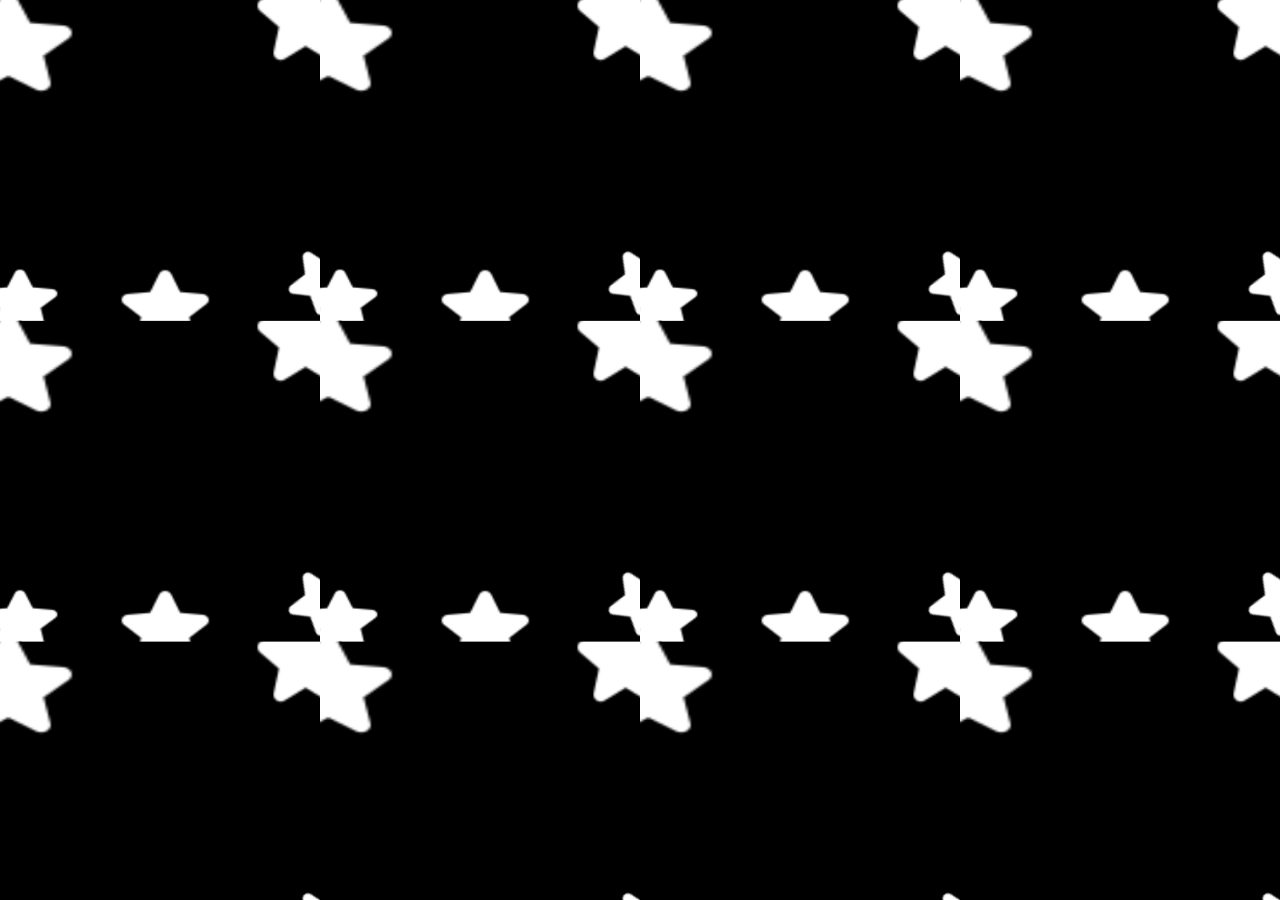
<file: casatest/index.html>
<!DOCTYPE html>
<html lang="en">
<head>
    <meta charset="UTF-8">
    <meta name="viewport" content="width=device-width, initial-scale=1.0">
    <link rel="stylesheet" href="style.css">
    <title>Document</title>
</head>
<body>
    <div class="circle1"> </div>
    <div class="circle2"> </div>
    <div class="circle3"> </div>
</body>
</html>
</file>
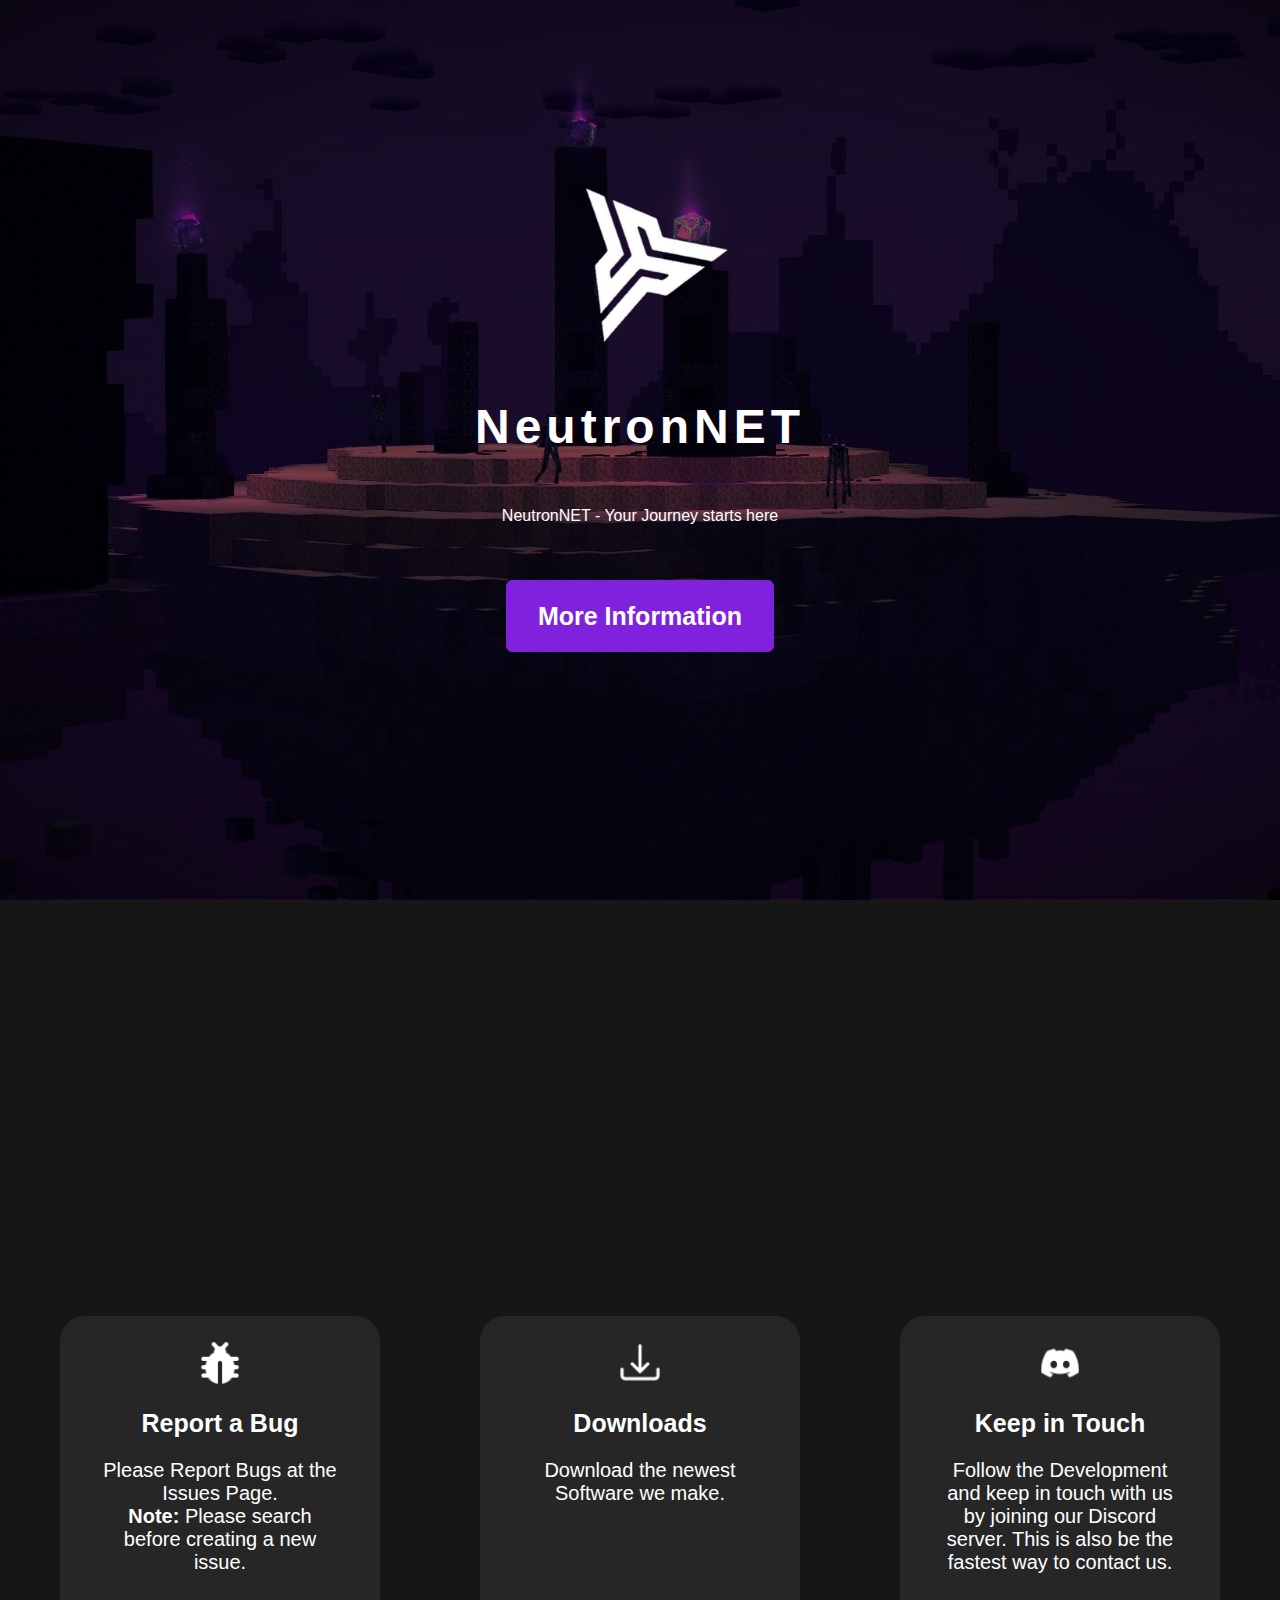
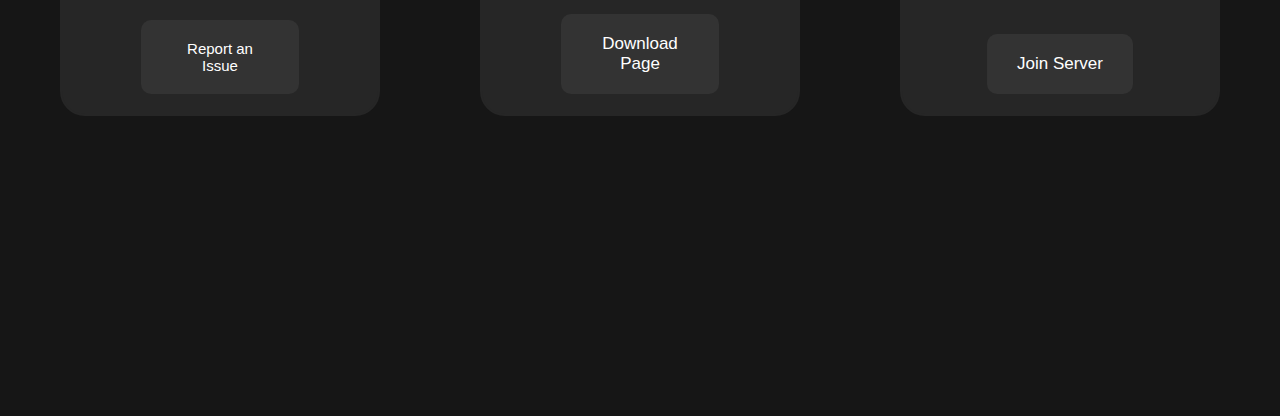
<file: site/index.html>
<!DOCTYPE html>
<html lang="en" style="overflow-x:hidden; max-width:100%;">
<head>
    <meta charset="UTF-8">
    <meta name="viewport" content="width=device-width, initial-scale=1.0">
    <title>NeutronNET</title>
    <link rel="stylesheet" href="style.css">
    <link rel="shortcut icon" href="assets/pic/2pfp.png" type="image/x-icon">
</head>
<body>

    <!-- Top Part, with bg image -->

    <div id="banner">
        <p id="tspace">&ThinSpace;</p>
        <img src="assets/pic/pfp.png" alt="logo" id="logo">
        <p style="line-height:1px;margin:0">&nbsp;</p>
        <h1 id="head" class="text">NeutronNET</h1>
        <p style="line-height:1px; margin:0">&nbsp;</p>
        <p>NeutronNET - Your Journey starts here</p>
        <p id="height">&ThinSpace;</p>
        <a href="#infos" id="dlbtn" style="--clr:#A044FF">More Information</a>
        <p style="line-height:100px;">&ThinSpace;</p>
        
    </div>

    <!-- Bottom Cards -->

    <div id="infos">
        <p style="margin-bottom:250px;">&ThinSpace;</p>

        <div class="d1">&nbsp;</div>

        <div id="c1">
            <img src="assets/pic/bug.png" alt="Bug image" class="svga">
            <h2 style="font-size:25px;">Report a Bug</h2>
            <p style="font-size:20px; margin: 0 40px">Please Report Bugs at the Issues Page. <br> <b>Note:</b> Please search before creating a new issue.</p>
            <div id="c1a">
                <a href="https://github.com/SiroxCW/" id="issue" target="_blank" style="--clr:#333333">Report an Issue</a>
            </div>
        </div>


        <div id="c2">
            <img src="assets/pic/dl.png" alt="Download st2" class="svga">
            <h2 style="font-size:25px">Downloads</h2>
            <p style="font-size:20px; margin: 0 40px">Download the newest Software we make.</p>
                <a href="downloads.html" id="server" style="--clr:#333333">Download Page</a>
        </div>

        <div id="c3">
            <img src="assets/pic/dc.png" alt="Discord image" class="svga">
            <h2 style="font-size:25px">Keep in Touch</h2>
            <p style="font-size:20px; margin: 0 40px">Follow the Development and keep in touch with us by joining our Discord server. This is also be the fastest way to contact us.</p>
                <a href="https://discord.gg/V2kyDD5s" id="server" target="_blank" style="--clr:#333333">Join Server</a>
        </div>


    </div>

    <!--  End of page distance -->

    <div style="line-height:500px; position:relative; top:300px;" id="end">&nbsp;</div>
</body>
</html>
</file>
<file: casatest/style.css>
html {
    background-image: url(pic/Unbenannt.png);
    background-size:25%
}
</file>
<file: site/style.css>
* {
    font-family:'Segoe UI', Tahoma, Geneva, Verdana, sans-serif;
    max-width:100vw;
}

body {
    background-color:#161616
}

html {
    scroll-behavior:smooth;
}

div#banner {
    background: url("assets/pic/bg.jpg");
    position:fixed;
    height:1000px;
    position:relative;
    bottom:20px;
    margin:0px;
    background-size:cover;
    background-repeat:no-repeat;
    background-position:center top;
    background-attachment:fixed;
    text-align:center;
    z-index: 2;
    
}

#banner h1 {
    display:inline-block;
    font-size:3em;
    border-right: 5px none;;
    white-space: nowrap;
    overflow:hidden;
    width:100%;
    letter-spacing:5px;;
    animation:
        typing 5s steps(120),
        cursor .1s step-end infinite alternate;
}

/* Typing effect */

@keyframes typing {
    from { width: 0 }
}

div#infos {
    color:black;
    z-index:2;
    height:200px;
    position:relative;
    bottom:0px;
    text-align:center;
    font-size:0;

}

body {
    margin:0px;
    padding:0px;
    color:white;
}

p#tspace {
    height:150px;
}

h2#head {
    font-size: 45px;
}

#dlbtn {
    color:white;
    font-size: 25px;
    text-decoration:none;
    border: 2px #8022DD solid;
    border-radius:7px;
    padding: 20px 30px;
    background-color: #8022DD;
    box-sizing:border-box;
    font-weight:bolder;
    transition:all 550ms ease;
    margin-top:60px;
}

p#height {
    line-height:45px;
}

#dlbtn:hover {
    background-color: #8022DD;
    transition:all 550ms ease;
    box-shadow: 0 0 15px var(--clr)
}


div#c1 {
    display:inline-block;
    box-sizing:border-box;
    height:400px;
    width:25%;
    border: #262626 solid 2px;
    background-color: #262626;
    border-radius:25px;
    text-align:center;
    color:white;
    min-width: 300px;
    margin: 0 3.12vw 50px 0vw;
    vertical-align: bottom;
    position:relative;
    margin: 50px 50px 50px 50px;
    transition:all 550ms ease;
}

div#c2 {
    display:inline-block;
    box-sizing:border-box;
    height:400px;
    width:25%;
    border: #262626 solid 2px;
    background-color: #FAFAFA;
    border-radius:25px;
    text-align:center;
    background-color: #262626;
    color:white;
    min-width: 300px;
    vertical-align: top;
    position:relative;
    margin: 50px 50px 50px 50px;
    transition:all 550ms ease;
    
}

div#c3 {
    display:inline-block;
    box-sizing:border-box;
    height:400px;
    width:25%;
    border: #262626 solid 2px;
    background-color: #FAFAFA;
    border-radius:25px;
    text-align:center;
    background-color: #262626;
    color:white;
    min-width: 300px;
    vertical-align: top;
    position:relative;
    margin: 50px 50px 50px 50px;
    transition:all 550ms ease;
}

#issue {
    background-color: #333333;
    color:white;
    text-decoration:none;
    padding: 20px 30px;
    font-size: 17px;
    border-radius:10px;
    position:absoulte;
    bottom:50px;
    transition:all 550ms ease;
}

#c1a a {
    position:absolute;
    bottom:20px;
    left:50%;
    transform: translateX(-50%);
    text-decoration:none;
    color:white;
    font-size:15px;
    transition:all 150ms ease;
}

#server {
    background-color: #333333;
    color:white;
    text-decoration:none;
    padding: 20px 30px;
    font-size: 17px;
    border-radius:10px;
    position:absolute;
    bottom:20px;
    left:50%;
    transform:translateX(-50%);
    transition:all 150ms ease;

}

#server:hover, #issue:hover, #issue:hover {
    box-shadow: 0 0 15px var(--clr);
}

#logo {
    height:200px;
}

.svga {
    height:50px;
    margin-top:20px;
}

/* Custom Scrollbar :O*/

::-webkit-scrollbar {
    color:white;
    width:8px;
}

::-webkit-scrollbar-thumb {
    border-radius:5px;
    background-color:#5a2094;
    width:2px;
}

::-webkit-scrollbar-track {
    background-color:#161616;
}
</file>
